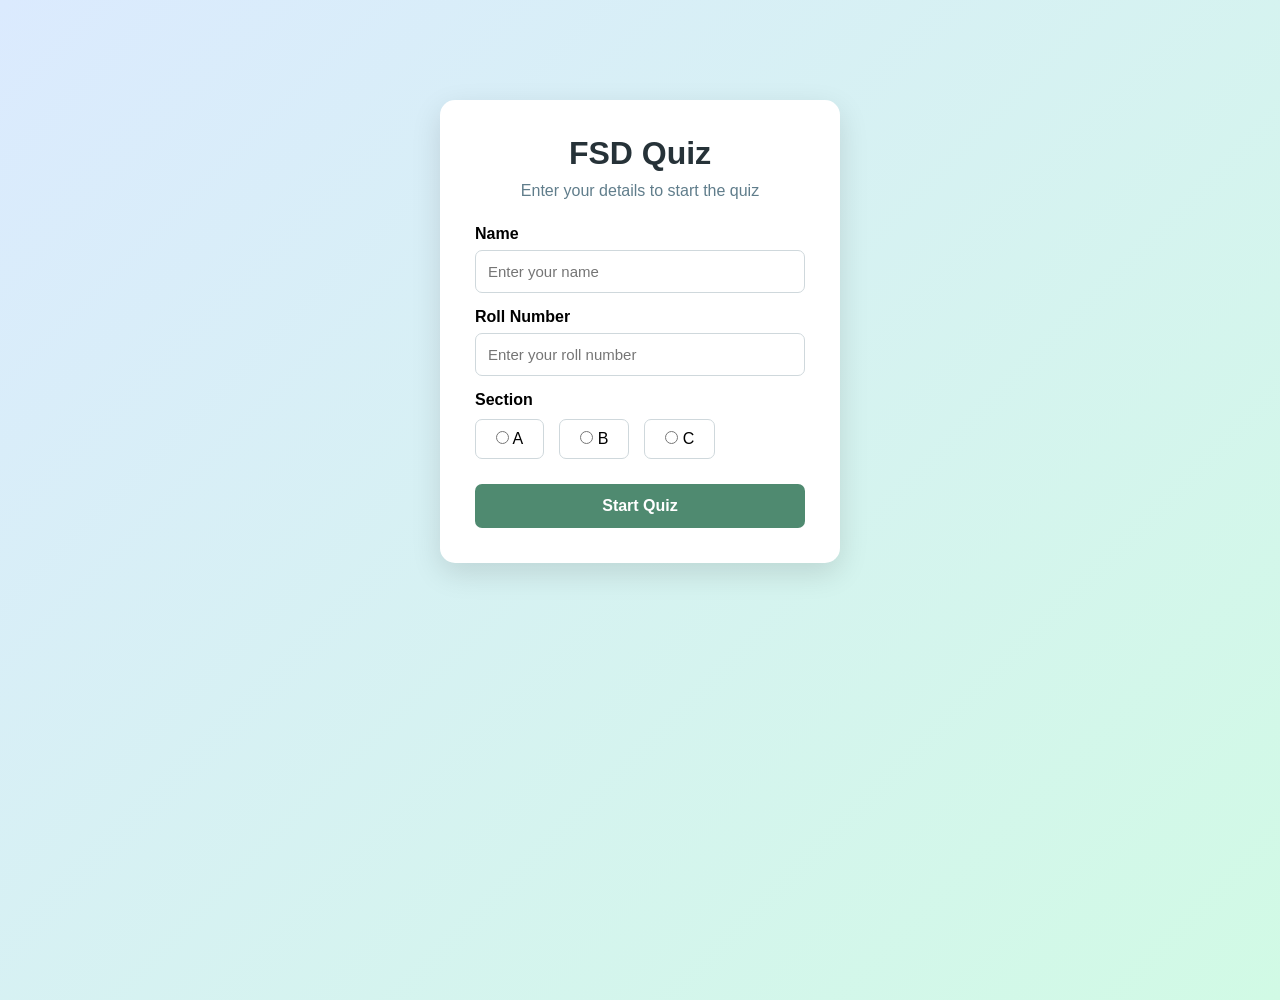
<file: Assignment1/index.html>
<!DOCTYPE html>
<html lang="en">

<head>
    <meta charset="UTF-8">
    <meta name="viewport" content="width=device-width, initial-scale=1.0">
    <title>FSD Quiz</title>

    <link rel="stylesheet" href="quiz.css">
</head>

<body>

    <div class="container">

        <h1>FSD Quiz</h1>

        <p>Enter your details to start the quiz</p>

        <form id="studentForm">

            <label for="name">Name</label>
            <input
                type="text"
                id="name"
                placeholder="Enter your name"
                required
            >

            <label for="roll">Roll Number</label>
            <input
                type="text"
                id="roll"
                placeholder="Enter your roll number"
                required
            >

            <label>Section</label>

            <div class="section-box">

                <label>
                    <input type="radio" name="section" value="A" required>
                    A
                </label>

                <label>
                    <input type="radio" name="section" value="B">
                    B
                </label>

                <label>
                    <input type="radio" name="section" value="C">
                    C
                </label>

            </div>

            <button type="submit">Start Quiz</button>

        </form>

    </div>

    <script src="quiz.js"></script>

</body>

</html>
</file>
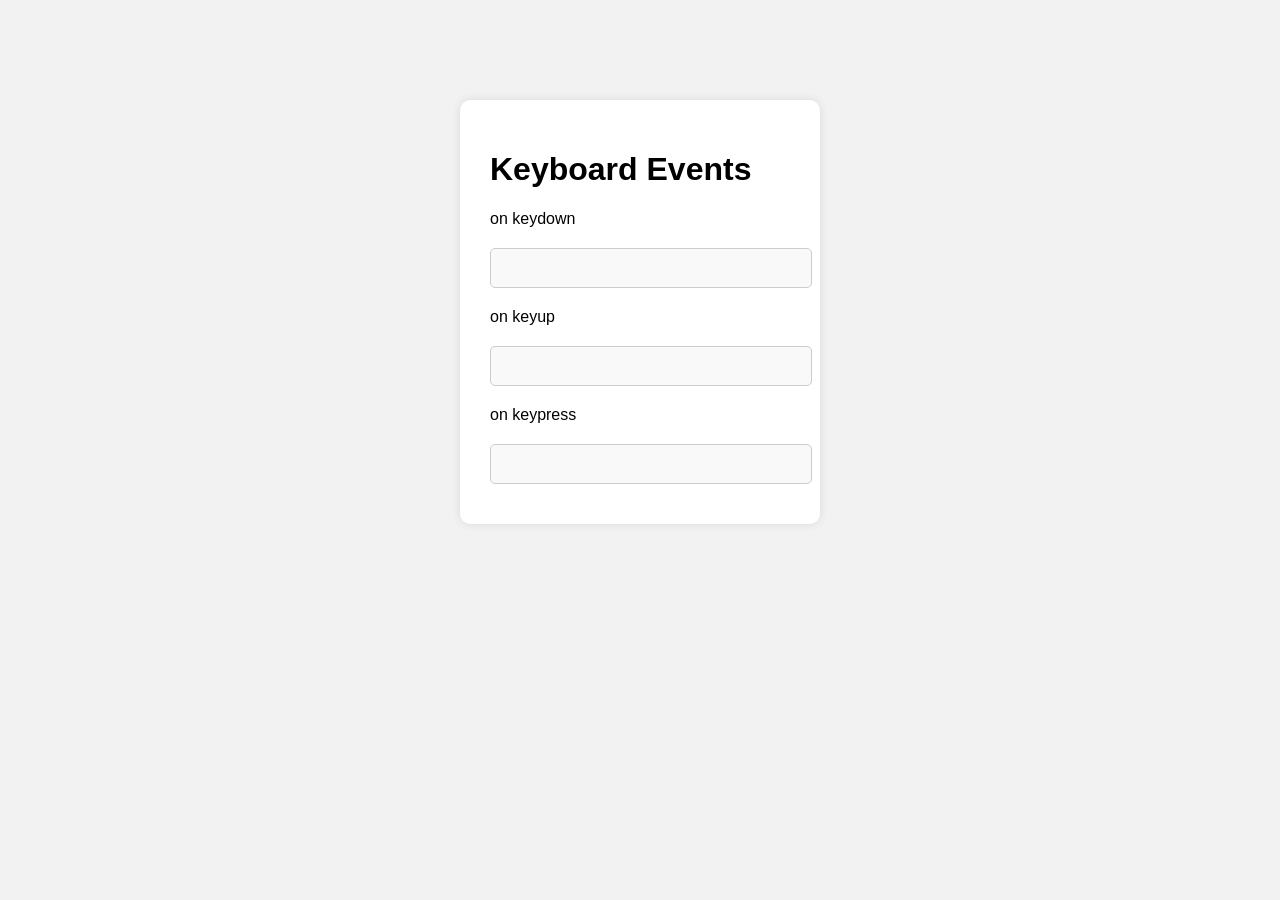
<file: keyboardevents.html>
<!DOCTYPE html>
<html lang="en">
<head>
    <meta charset="UTF-8">
    <meta name="viewport" content="width=device-width, initial-scale=1.0">
    <title>Document</title>
    <link rel="stylesheet" href="keyevents.css">
</head>
<body>
    <div id="form">
        <h1 id="h1">Keyboard Events</h1>
        <p>on keydown</p>
        <input type="text" onkeydown="alert(this.value)"> 
        <p>on keyup</p>
        <input type="text" onkeyup="alert(this.value)"> 
        <p>on keypress</p>
        <input type="text" onkeypress="alert(this.value)"> 
    </div>
</body>
</html>
</file>
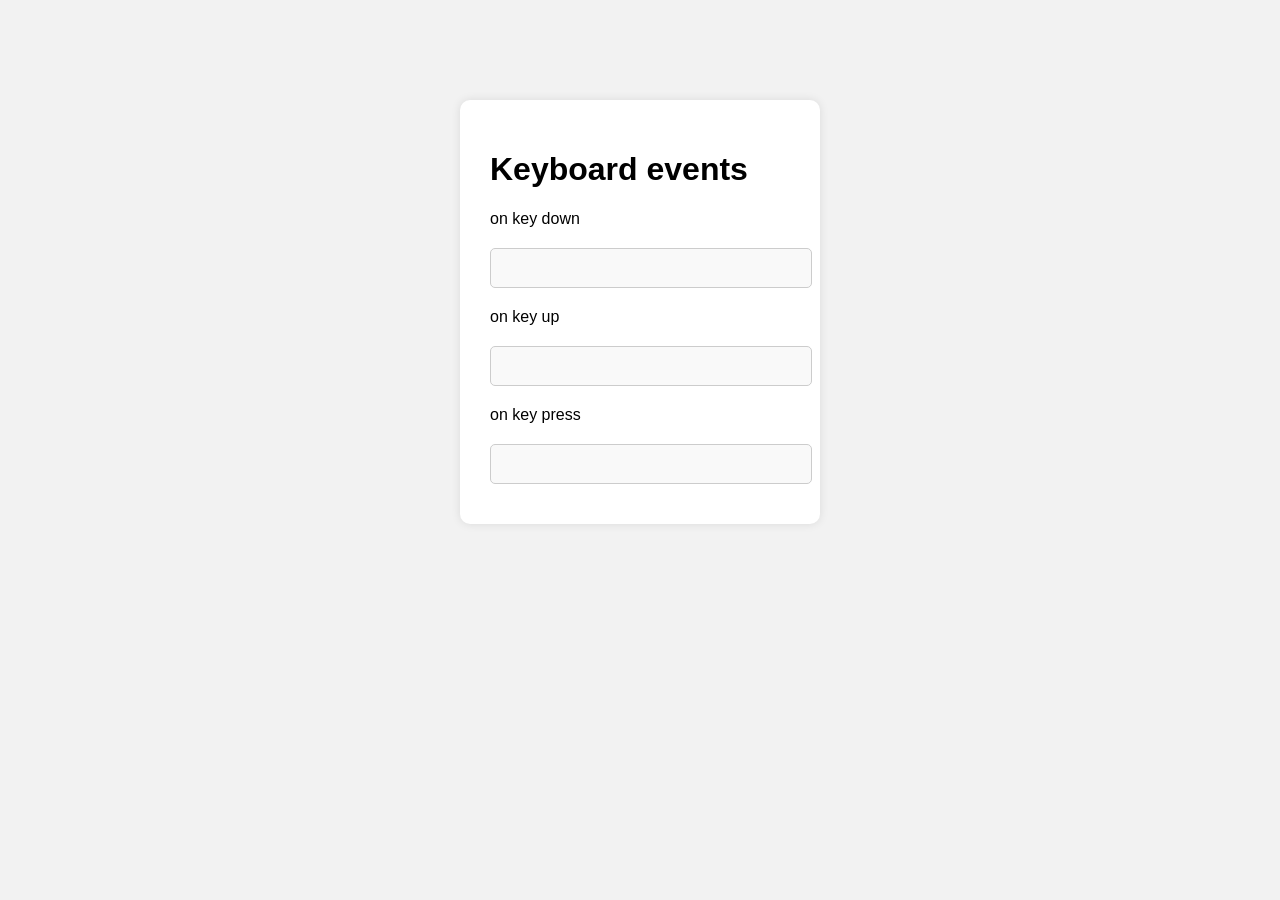
<file: keyeventswithgetelement.html>
<!DOCTYPE html>
<html lang="en">
<head>
    <meta charset="UTF-8">
    <meta name="viewport" content="width=device-width, initial-scale=1.0">
    <title>Keyboard Events</title>
    <link rel="stylesheet" href="keyevents.css"></style>
</head>
<body>
    
    <div id="form">
        <h1 id="h1">Keyboard events</h1>
        <p>on key down </p>
        <!--it happens when you press a key. 
        Press A → alert appears.
        -->
        <input type="text" onkeydown="document.getElementById('form').style.background = this.value;">
        <p>on key up</p>
        <!--it happens when you release a key. 
        Press and release A → alert appears when you release it..
        -->
        <input type="text" onkeyup="document.getElementById('form').style.background = this.value;">
        <p>on key press</p>
        <!--keypress is basically the same as key down just doesnt trigger on deletion(i.e backspace)-->
        <input type="text" onkeypress="document.getElementById('form').style.background = this.value;">
    </div>
    
</body>
</html>
</file>
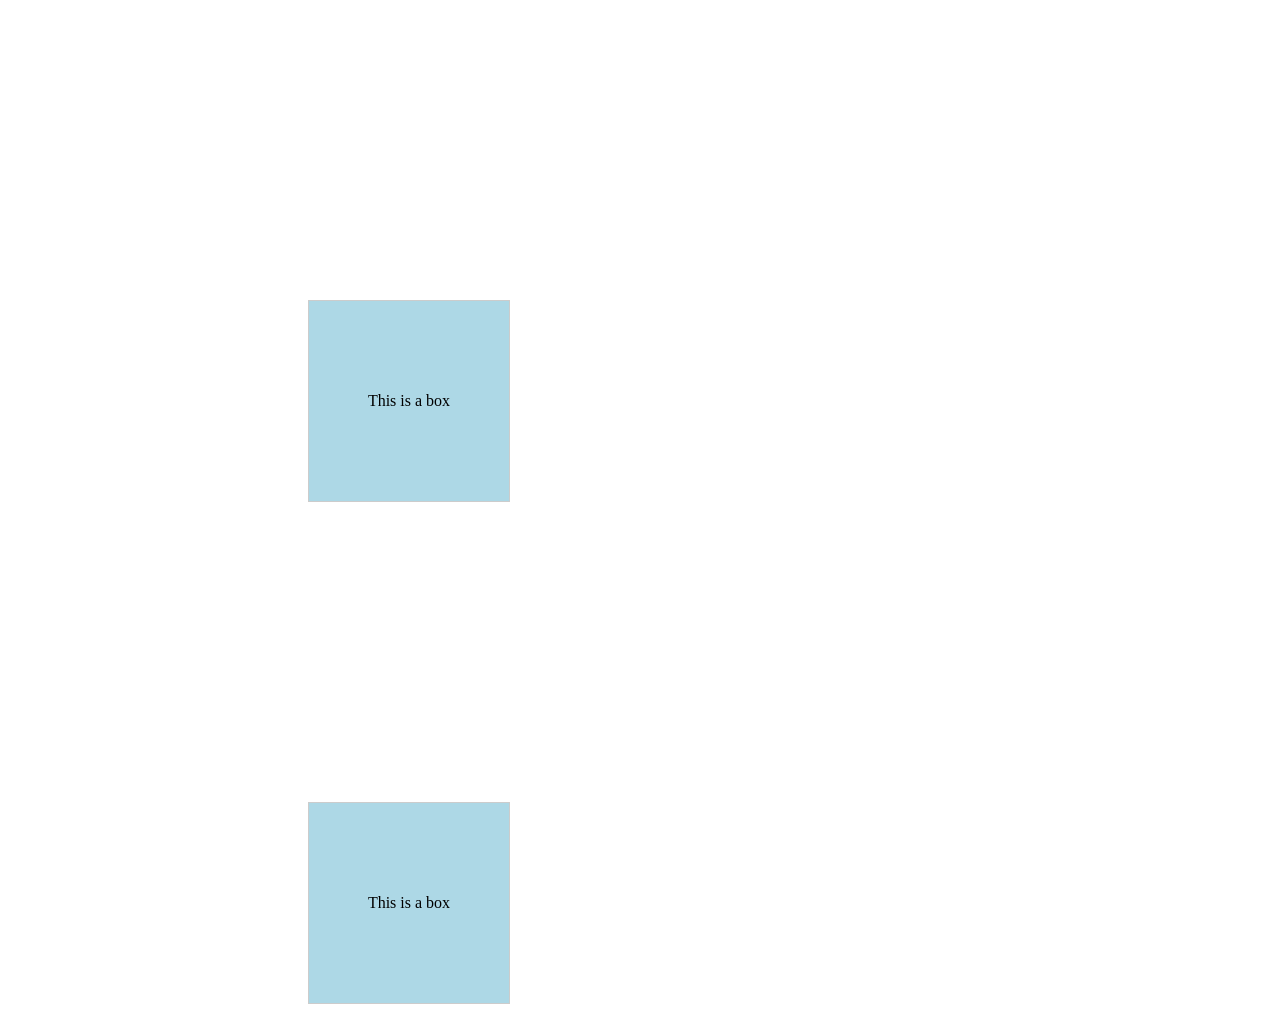
<file: mouseevent.html>
<!DOCTYPE html>
<html lang="en">
<head>
    <meta charset="UTF-8">
    <meta name="viewport" content="width=device-width, initial-scale=1.0">
    <title>Mouse event</title>
    <style>
        #box {
            width: 200px;
            height: 200px;
            background-color: lightblue;
            border: 1px solid #ccc;
            display: flex;
            align-items: center;
            justify-content: center;
            cursor: pointer;
            margin: 300px 0 0 300px;
        }
    </style>
    <script>
        function eventcall() {
           alert("Mouse event triggered!");
        }
        function events(){
            alert("Mouse event triggered!");
        }

    </script>
</head>
<body>
   <!-- <div id="box" onclick="eventcall()">This is a box</div> --> 
   <!--  <div id="box" ondblclick="eventcall()">This is a box</div> -->
    <!-- <div id="box" onmouseover="eventcall()">This is a box</div> -->
    <!-- <div id="box" onmouseout="eventcall()">This is a box</div> -->
    <div id="box" onmousedown="eventcall()" >This is a box</div>  
    <div id="box" onmouseup="eventcall()" >This is a box</div>  
</body>
</html>
</file>
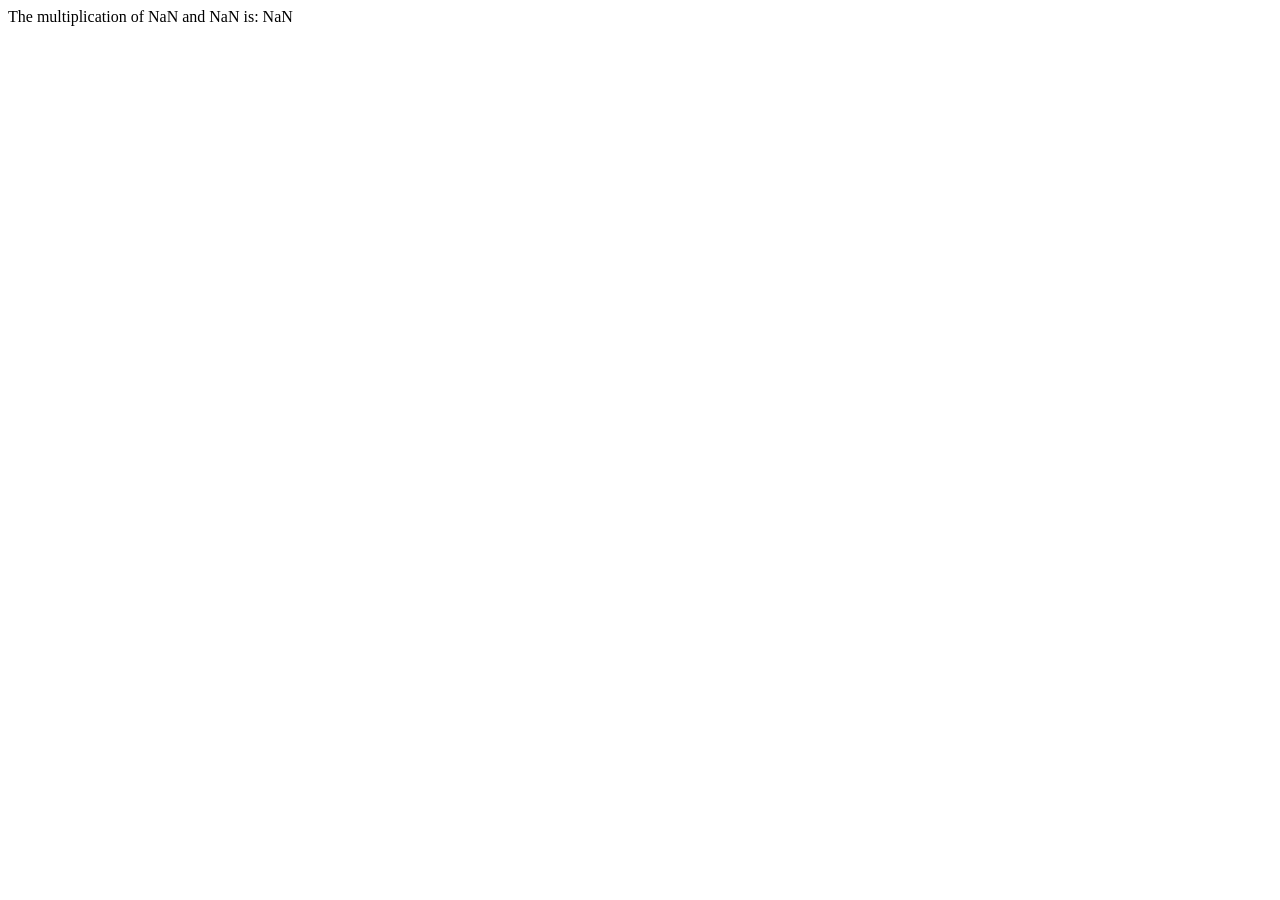
<file: multiplicationfunction.html>
<!DOCTYPE html>
<html lang="en">
<head>
    <meta charset="UTF-8">
    <meta name="viewport" content="width=device-width, initial-scale=1.0">
    <title>Document</title>
    <script src="multiplicationfunction.js"></script>
</head>
<body>
    
</body>
</html>
</file>
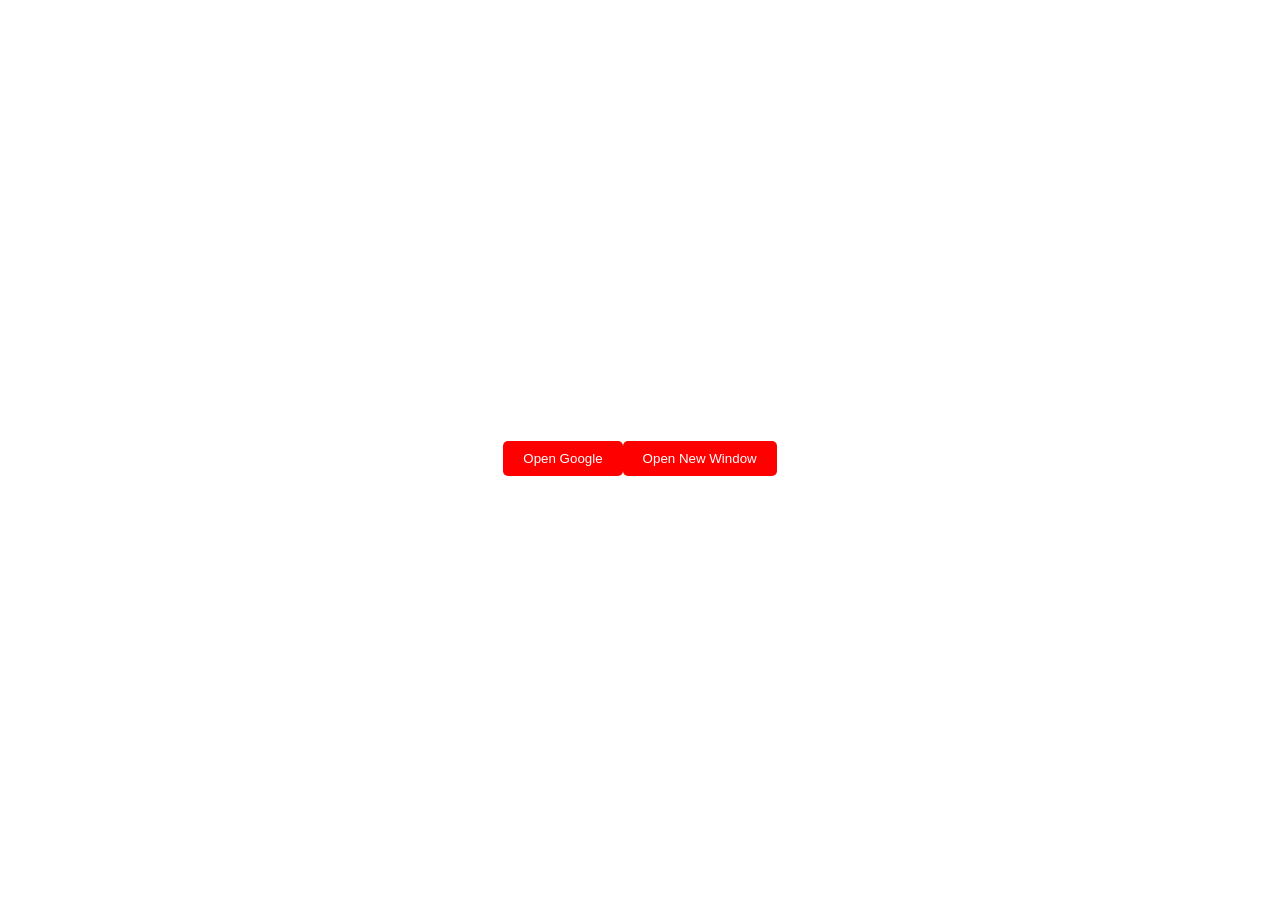
<file: windowsevent.html>
<!DOCTYPE html>
<html lang="en">
<head>
    <meta charset="UTF-8">
    <meta name="viewport" content="width=device-width, initial-scale=1.0">
    <title>Window Events</title>
    <style>
        body{
            height: 100vh;
            display: flex;
            justify-content: center;
            align-items: center;
        }
        button{
            padding: 10px 20px;
            background-color: red;
            color: white;
            border: none;
            border-radius: 5px;
            cursor: pointer;
        }
    </style>
    <script>
        function opennewWindow() {
            window.open("","","width=500px,height=500px");
        }
    </script>
</head>
<body>
    <button onclick="window.open('https://www.google.com')">
        Open Google
    </button>
    <button onclick="opennewWindow()">
        Open New Window
    </button>

</body>
</html>
</file>
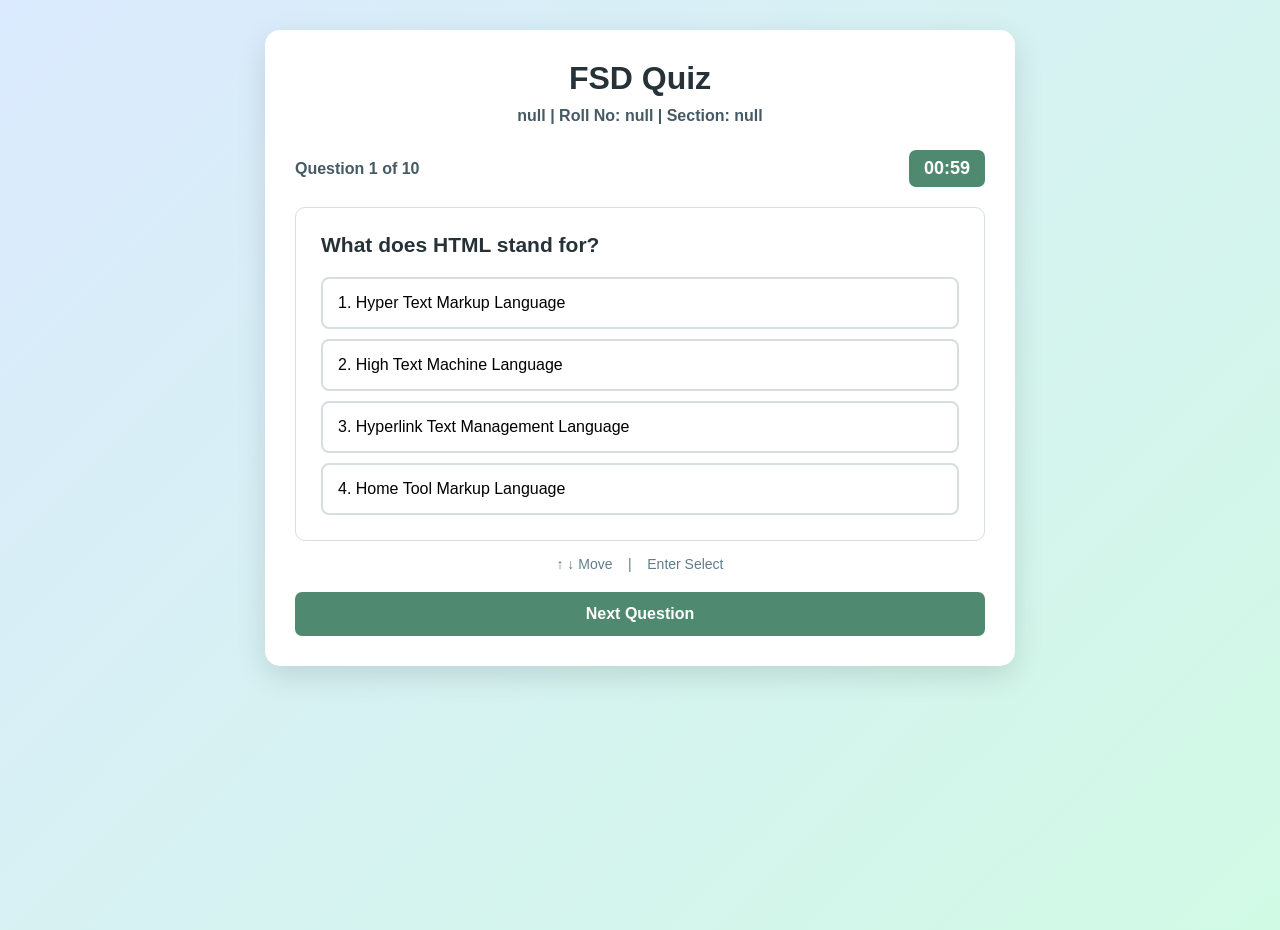
<file: Assignment1/quiz.html>
<!DOCTYPE html>
<html lang="en">

<head>
    <meta charset="UTF-8">
    <meta name="viewport" content="width=device-width, initial-scale=1.0">

    <title>FSD Quiz</title>

    <link rel="stylesheet" href="quiz.css">
</head>

<body>

    <div class="quiz-container">

        <h1>FSD Quiz</h1>

        <div id="studentInfo" class="student-info"></div>

        <div class="quiz-top">

            <div id="questionNumber">
                Question 1 of 10
            </div>

            <div id="timer">
                01:00
            </div>

        </div>

        <div id="questionBox" class="question-box">

            <h3 id="questionText"></h3>

            <div id="options"></div>

        </div>

        <div class="keyboard-info">
            ↑ ↓ Move &nbsp;&nbsp; | &nbsp;&nbsp; Enter Select
        </div>

        <button id="nextButton" class="submit-btn">
            Next Question
        </button>

    </div>

    <script src="quiz.js"></script>

</body>

</html>
</file>
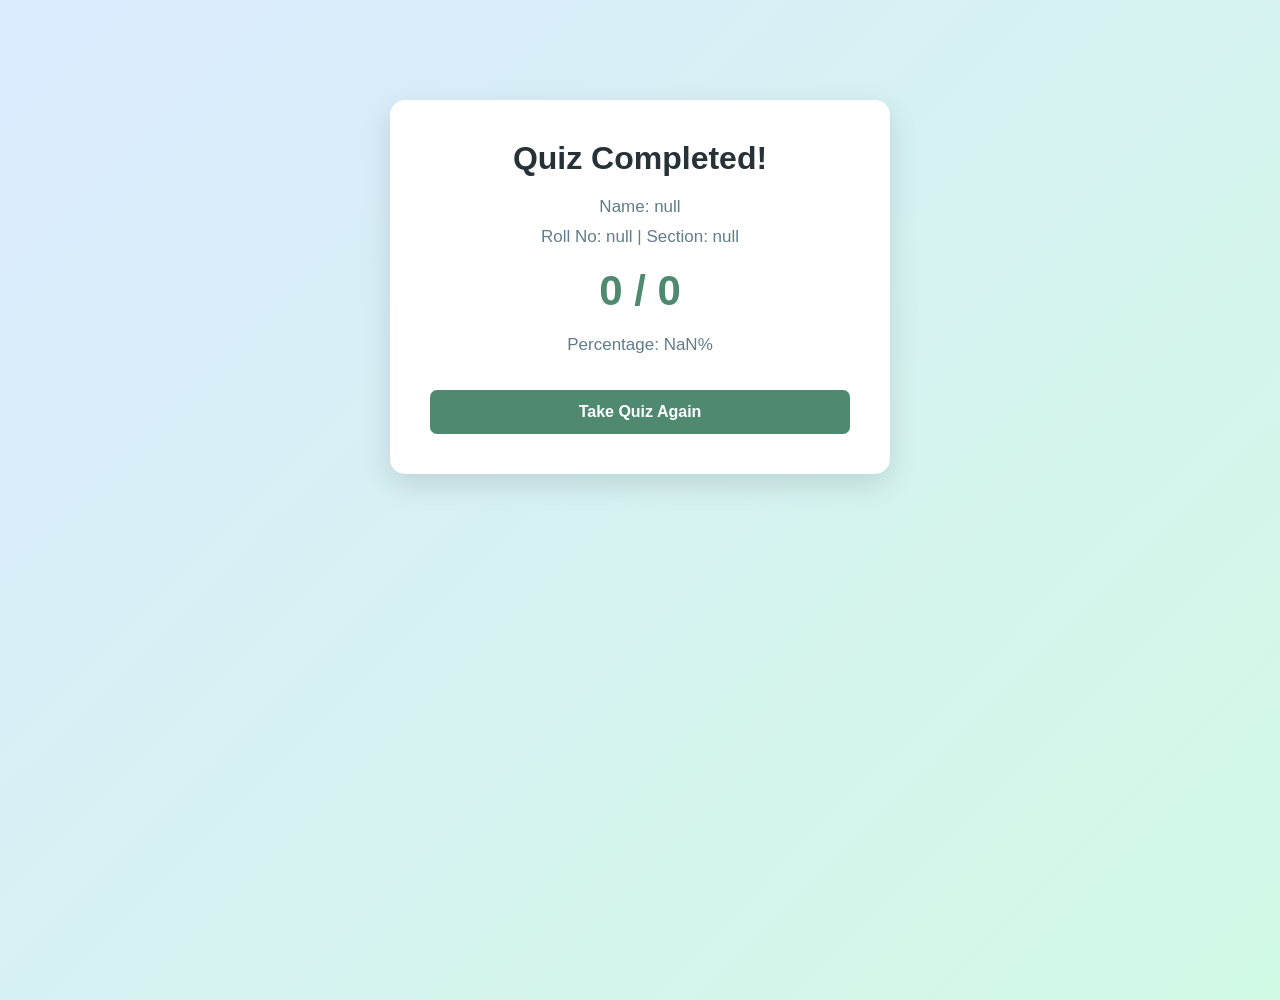
<file: Assignment1/result.html>
<!DOCTYPE html>
<html lang="en">

<head>

    <meta charset="UTF-8">

    <meta name="viewport" content="width=device-width, initial-scale=1.0">

    <title>Quiz Result</title>

    <link rel="stylesheet" href="quiz.css">

</head>

<body>

    <div class="result-container">

        <h1>Quiz Completed!</h1>

        <p id="studentName"></p>

        <p id="studentDetails"></p>

        <h2 id="score"></h2>

        <p id="percentage"></p>

        <button onclick="restartQuiz()">
            Take Quiz Again
        </button>

    </div>


    <script>

        const name =
            localStorage.getItem("studentName");

        const roll =
            localStorage.getItem("rollNumber");

        const section =
            localStorage.getItem("section");

        const score =
            Number(localStorage.getItem("quizScore"));

        const total =
            Number(localStorage.getItem("totalQuestions"));


        const percentage =
            (score / total) * 100;


        document.getElementById("studentName").innerText =
            `Name: ${name}`;

        document.getElementById("studentDetails").innerText =
            `Roll No: ${roll} | Section: ${section}`;

        document.getElementById("score").innerText =
            `${score} / ${total}`;

        document.getElementById("percentage").innerText =
            `Percentage: ${percentage.toFixed(2)}%`;


        function restartQuiz() {

            localStorage.removeItem("quizScore");

            localStorage.removeItem("totalQuestions");

            window.location.href = "index.html";
        }

    </script>

</body>

</html>
</file>
<file: Assignment1/quiz.css>
* {
    margin: 0;
    padding: 0;
    box-sizing: border-box;
}

body {
    font-family: Arial, sans-serif;
    background: linear-gradient(135deg, #dbeafe, #d1fae5);
    min-height: 100vh;
}

.container {
    width: 400px;
    background: white;
    padding: 35px;
    border-radius: 15px;
    box-shadow: 0 10px 30px rgba(0, 0, 0, 0.12);
    margin: 100px auto;
    text-align: center;
}

.container h1 {
    color: #263238;
    margin-bottom: 10px;
}

.container p {
    color: #607d8b;
    margin-bottom: 25px;
}

.container form {
    text-align: left;
}

.container form > label {
    display: block;
    font-weight: bold;
    margin-top: 15px;
    margin-bottom: 7px;
}

input[type="text"] {
    width: 100%;
    padding: 12px;
    border: 1px solid #cfd8dc;
    border-radius: 7px;
    font-size: 15px;
}

input[type="text"]:focus {
    outline: none;
    border-color: #4f8a70;
}


.section-box {
    display: flex;
    gap: 15px;
    margin-top: 10px;
}

.section-box label {
    border: 1px solid #cfd8dc;
    padding: 10px 20px;
    border-radius: 7px;
    cursor: pointer;
}

.section-box label:hover {
    background-color: #edf7f1;
}





button {
    width: 100%;
    padding: 13px;
    margin-top: 25px;
    border: none;
    border-radius: 7px;
    background-color: #4f8a70;
    color: white;
    font-size: 16px;
    font-weight: bold;
    cursor: pointer;
}

button:hover {
    background-color: #3f755e;
}



.quiz-container {
    width: 750px;
    max-width: 95%;
    background: white;
    padding: 30px;
    border-radius: 15px;
    margin: 30px auto;
    box-shadow: 0 10px 30px rgba(0, 0, 0, 0.12);
}

.quiz-container h1 {
    text-align: center;
    color: #263238;
    margin-bottom: 10px;
}

.student-info {
    text-align: center;
    color: #455a64;
    margin-bottom: 25px;
    font-weight: bold;
}

.question {
    border: 1px solid #d7dee2;
    border-radius: 10px;
    padding: 20px;
    margin-bottom: 20px;
}

.question h3 {
    color: #263238;
    margin-bottom: 15px;
}

.option {
    display: block;
    padding: 12px;
    margin: 8px 0;
    border: 2px solid #d7dee2;
    border-radius: 8px;
    cursor: pointer;
    transition: 0.3s;
}

.option:hover {
    background-color: #f1f7f4;
    border-color: #6b9b84;
}



.option input {
    margin-right: 10px;
}

.submit-btn {
    margin-top: 5px;
}



/* ==========================================
   QUIZ TOP
========================================== */

.quiz-top {
    display: flex;
    justify-content: space-between;
    align-items: center;

    margin-bottom: 20px;

    font-weight: bold;
    color: #455a64;
}

#timer {
    background-color: #4f8a70;
    color: white;

    padding: 8px 15px;

    border-radius: 7px;

    font-size: 18px;
}


/* ==========================================
   QUESTION BOX
========================================== */

.question-box {
    border: 1px solid #d7dee2;

    border-radius: 10px;

    padding: 25px;

    margin-bottom: 15px;
}

.question-box h3 {
    color: #263238;

    margin-bottom: 20px;

    font-size: 21px;
}


/* ==========================================
   OPTIONS
========================================== */

#options {
    display: flex;

    flex-direction: column;

    gap: 10px;
}

.option {
    padding: 15px;

    margin: 0;

    border: 2px solid #d7dee2;

    border-radius: 8px;

    cursor: pointer;

    transition: 0.2s;
}


/* Mouse hover */

.option:hover {
    background-color: #f1f7f4;

    border-color: #6b9b84;
}


/* Keyboard selected option */

.option.selected {
    background-color: #edf7f1;

    border-color: #4f8a70;

    color: #2f624e;

    font-weight: bold;

    transform: translateX(5px);
}


/* ==========================================
   KEYBOARD INFORMATION
========================================== */

.keyboard-info {
    text-align: center;

    color: #607d8b;

    font-size: 14px;

    margin: 15px 0;
}


/* ==========================================
   NEXT BUTTON
========================================== */

.submit-btn {
    width: 100%;

    padding: 13px;

    margin-top: 5px;

    border: none;

    border-radius: 7px;

    background-color: #4f8a70;

    color: white;

    font-size: 16px;

    font-weight: bold;

    cursor: pointer;
}

.submit-btn:hover {
    background-color: #3f755e;
}


/* ==========================================
   RESULT PAGE
========================================== */

.result-container {
    width: 500px;

    max-width: 90%;

    background: white;

    padding: 40px;

    border-radius: 15px;

    margin: 100px auto;

    text-align: center;

    box-shadow: 0 10px 30px rgba(0, 0, 0, 0.12);
}

.result-container h1 {
    color: #263238;

    margin-bottom: 20px;
}

.result-container h2 {
    color: #4f8a70;

    font-size: 42px;

    margin: 20px 0;
}

.result-container p {
    color: #607d8b;

    font-size: 17px;

    margin: 10px;
}

.result-container button {
    width: 100%;

    margin-top: 25px;
}


/* ==========================================
   MOBILE
========================================== */

@media (max-width: 600px) {

    .quiz-container {
        width: 95%;

        padding: 20px;
    }

    .question-box {
        padding: 18px;
    }

    .question-box h3 {
        font-size: 18px;
    }

    .quiz-top {
        font-size: 14px;
    }

}
</file>
<file: keyevents.css>
body{
    font-family: Arial, Helvetica, sans-serif;
    background-color: #f2f2f2;
    background-size:500%;
    background-position:-1500px -500px;
    margin:0;
    padding:0;
}
#form{
    width: 300px;
    margin: 100px auto;
    padding: 30px;
    background-color: #fff;
    border-radius: 10px;
    box-shadow: 0px 0px 10px rgba(0,0,0,0.1);
}
p,input{
    font-size:16px;
    margin:10px 0;
}
input{
    width: 100%;
    padding: 10px;
    border: 1px solid #ccc;
    border-radius: 5px;
    background-color: #f9f9f9;
}
</file>
